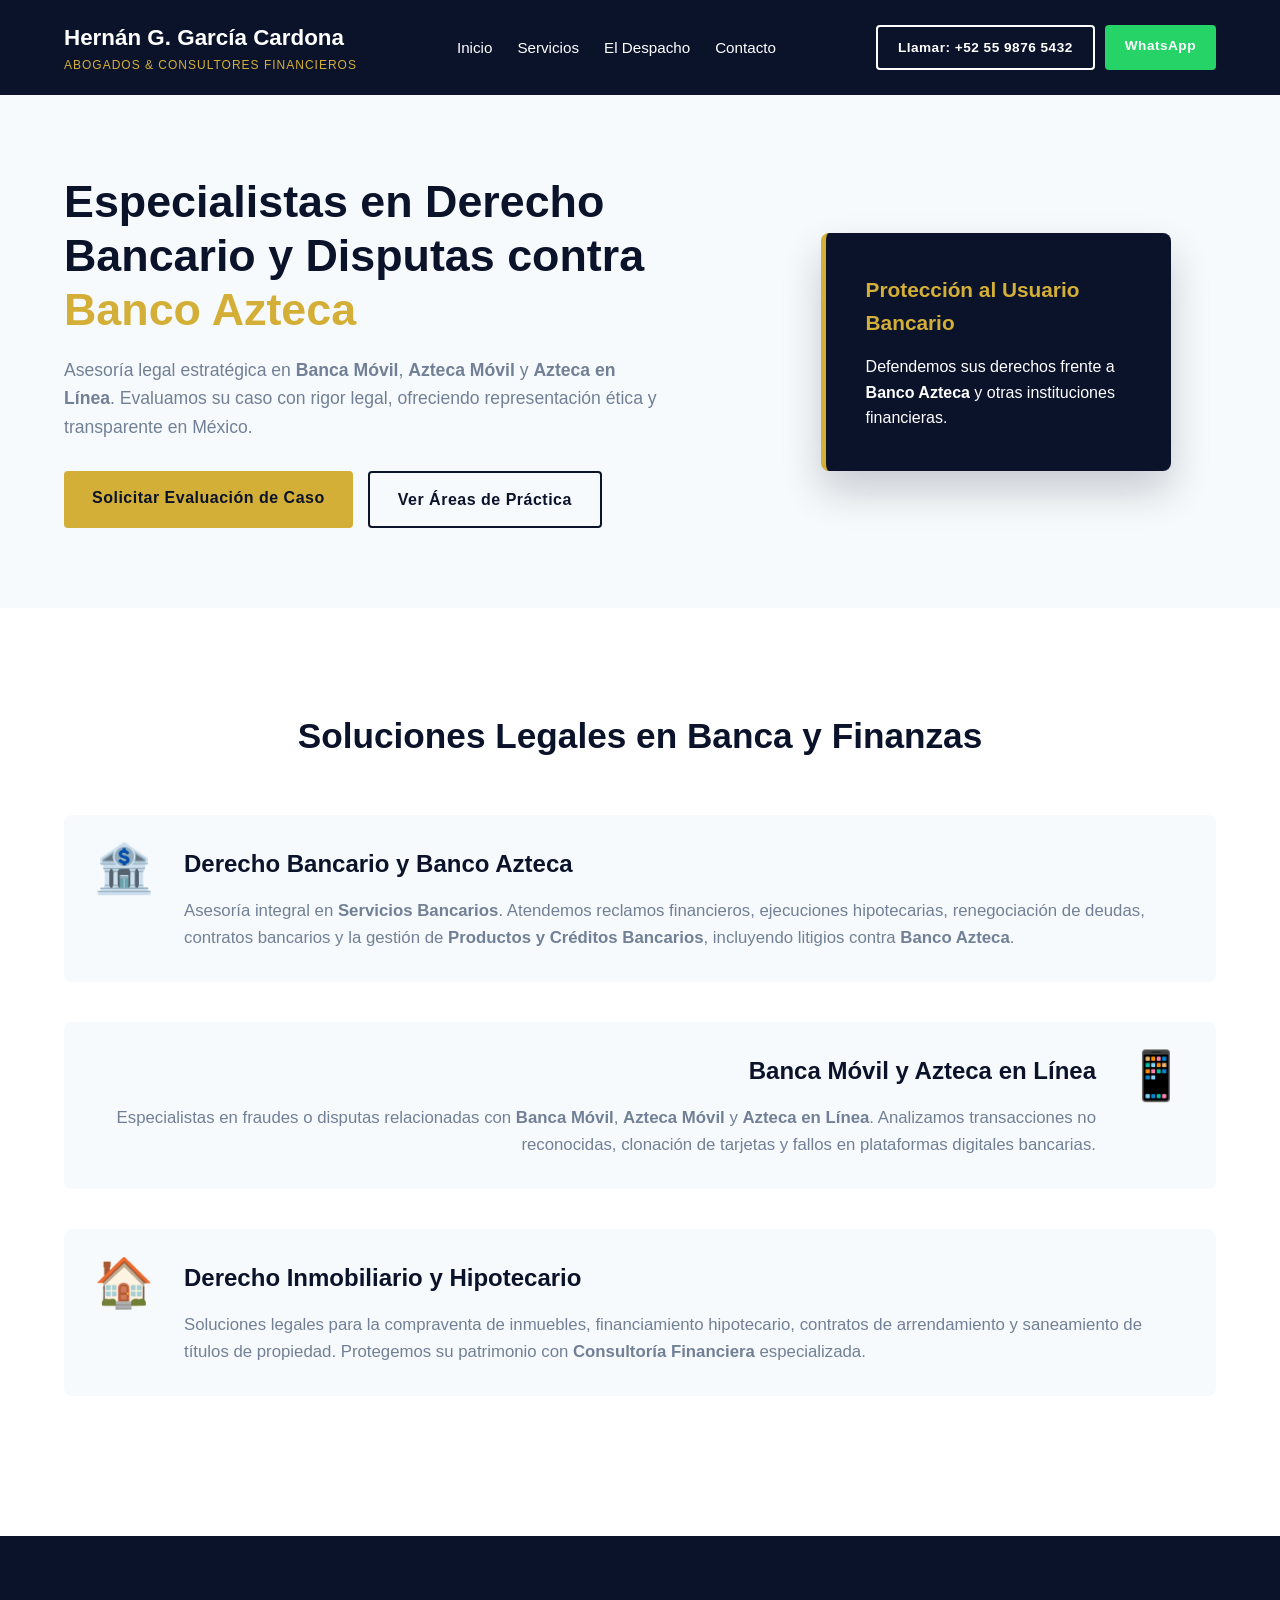
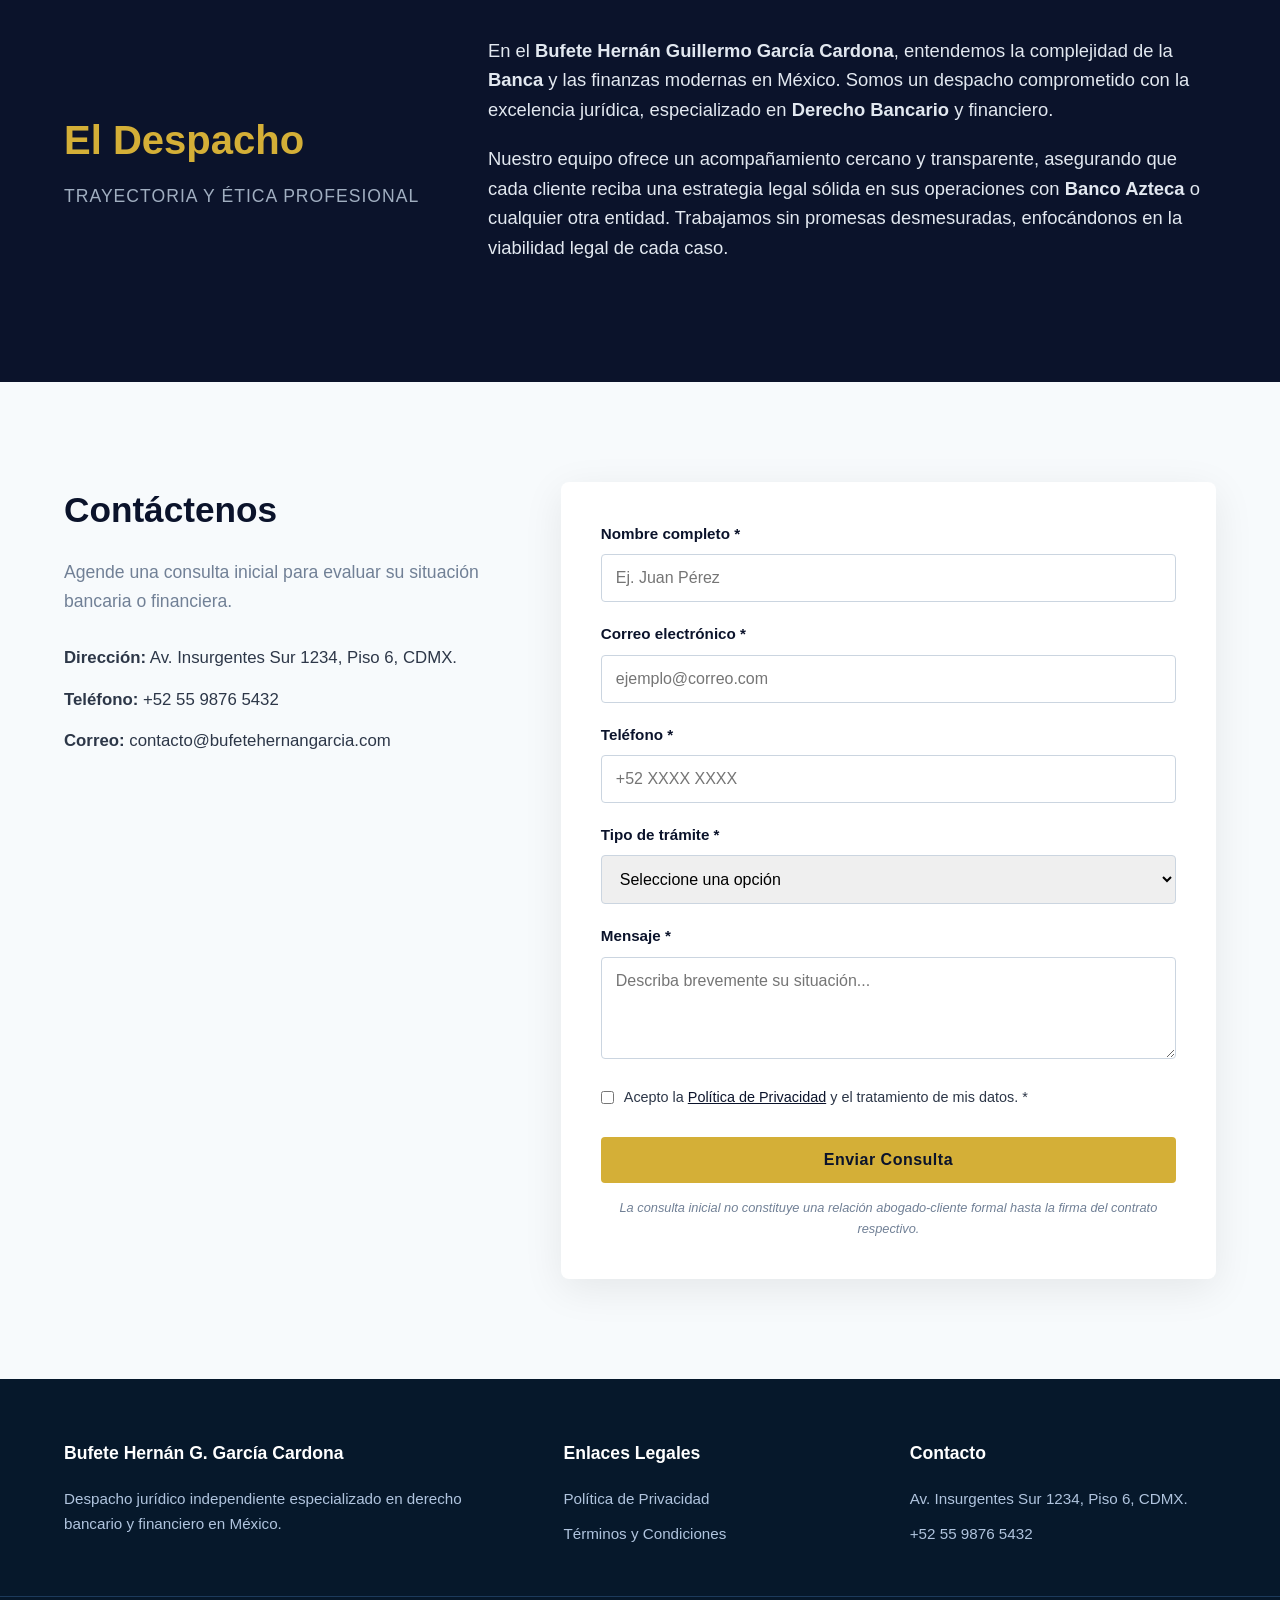
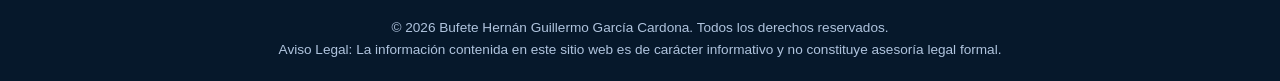
<file: index.html>
<!DOCTYPE html>
<html lang="es">
<head>
<!-- Google tag (gtag.js) -->
<script async src="https://www.googletagmanager.com/gtag/js?id=AW-18505918364"></script>
<script>
  window.dataLayer = window.dataLayer || [];
  function gtag(){dataLayer.push(arguments);}
  gtag('js', new Date());

  gtag('config', 'AW-18505918364');
</script>
    <meta charset="UTF-8">
    <meta name="viewport" content="width=device-width, initial-scale=1.0">
    <title>Bufete Hernán Guillermo García Cardona | Abogados Especialistas en Banco Azteca y Banca Móvil en México</title>
    <meta name="description" content="Despacho legal en Ciudad de México. Expertos en Derecho Bancario, Banca Móvil, reclamos contra Banco Azteca, Azteca Móvil, Azteca en Línea, ejecuciones hipotecarias y créditos. Asesoría ética y transparente.">
    <meta name="keywords" content="Hernán Guillermo García Cardona, Banco Azteca, Banca Móvil, Azteca Móvil, Azteca en Línea, Banca, Servicios Bancarios, Derecho Bancario, Consultoría Financiera, Créditos Hipotecarios, Protección al Usuario Bancario México">
    <link rel="canonical" href="https://www.bufetehernangarcia.com/">
    <link rel="stylesheet" href="css/styles.css">
    
    <!-- Datos Estructurados JSON-LD: FinancialService y LegalService (Crítico para el escáner de Google Ads) -->
    <script type="application/ld+json">
    {
      "@context": "https://schema.org",
      "@graph": [
        {
          "@type": "FinancialService",
          "@id": "https://www.bufetehernangarcia.com/#financialservice",
          "name": "Bufete Hernán Guillermo García Cardona - Consultoría Financiera",
          "description": "Asesoría especializada en Banca Móvil, Servicios Bancarios, reclamos contra Banco Azteca, Azteca Móvil, Azteca en Línea y créditos en México.",
          "keywords": "Banca Móvil, Banco Azteca, Azteca Móvil, Azteca en Línea, Banca, Servicios Bancarios",
          "address": {
            "@type": "PostalAddress",
            "streetAddress": "Av. Insurgentes Sur 1234, Piso 6",
            "addressLocality": "Ciudad de México",
            "addressRegion": "CDMX",
            "postalCode": "03100",
            "addressCountry": "MX"
          },
          "telephone": "+52 55 9876 5432",
          "email": "contacto@bufetehernangarcia.com",
          "openingHoursSpecification": {
            "@type": "OpeningHoursSpecification",
            "dayOfWeek": ["Monday", "Tuesday", "Wednesday", "Thursday", "Friday"],
            "opens": "09:00",
            "closes": "18:00"
          }
        },
        {
          "@type": "LegalService",
          "@id": "https://www.bufetehernangarcia.com/#legalservice",
          "name": "Bufete Hernán Guillermo García Cardona",
          "description": "Despacho de abogados especializado en Derecho Bancario y Financiero en México.",
          "image": "https://www.bufetehernangarcia.com/images/banner.jpg",
          "url": "https://www.bufetehernangarcia.com/",
          "priceRange": "$$"
        }
      ]
    }
    </script>
</head>
<body>

    <!-- Header / Navegación (Interfaz limpia y minimalista) -->
    <header class="main-header">
        <div class="container header-container">
            <div class="logo">
                <h1>Hernán G. García Cardona</h1>
                <span class="tagline">Abogados & Consultores Financieros</span>
            </div>
            <nav class="main-nav">
                <ul>
                    <li><a href="#inicio">Inicio</a></li>
                    <li><a href="#servicios">Servicios</a></li>
                    <li><a href="#nosotros">El Despacho</a></li>
                    <li><a href="#contacto">Contacto</a></li>
                </ul>
            </nav>
            <div class="header-cta">
                <a href="tel:+525598765432" class="btn btn-outline">Llamar: +52 55 9876 5432</a>
                <a href="https://wa.me/5215598765432" class="btn btn-whatsapp" target="_blank" rel="noopener">WhatsApp</a>
            </div>
        </div>
    </header>

    <!-- Hero Section (Nuevo diseño asimétrico de dos columnas) -->
    <section id="inicio" class="hero">
        <div class="container hero-container">
            <div class="hero-text">
                <h1>Especialistas en Derecho Bancario y Disputas contra <span class="highlight">Banco Azteca</span></h1>
                <p>Asesoría legal estratégica en <strong>Banca Móvil</strong>, <strong>Azteca Móvil</strong> y <strong>Azteca en Línea</strong>. Evaluamos su caso con rigor legal, ofreciendo representación ética y transparente en México.</p>
                <div class="hero-buttons">
                    <a href="#contacto" class="btn btn-primary">Solicitar Evaluación de Caso</a>
                    <a href="#servicios" class="btn btn-secondary">Ver Áreas de Práctica</a>
                </div>
            </div>
            <div class="hero-graphic">
                <div class="graphic-box">
                    <h3>Protección al Usuario Bancario</h3>
                    <p>Defendemos sus derechos frente a <strong>Banco Azteca</strong> y otras instituciones financieras.</p>
                </div>
            </div>
        </div>
    </section>

    <!-- Áreas de Práctica (Nuevo diseño de filas alternadas) -->
    <section id="servicios" class="services">
        <div class="container">
            <h2 class="section-title">Soluciones Legales en Banca y Finanzas</h2>
            
            <div class="service-row">
                <div class="service-icon">🏦</div>
                <div class="service-content">
                    <h3>Derecho Bancario y Banco Azteca</h3>
                    <p>Asesoría integral en <strong>Servicios Bancarios</strong>. Atendemos reclamos financieros, ejecuciones hipotecarias, renegociación de deudas, contratos bancarios y la gestión de <strong>Productos y Créditos Bancarios</strong>, incluyendo litigios contra <strong>Banco Azteca</strong>.</p>
                </div>
            </div>

            <div class="service-row reverse">
                <div class="service-icon">📱</div>
                <div class="service-content">
                    <h3>Banca Móvil y Azteca en Línea</h3>
                    <p>Especialistas en fraudes o disputas relacionadas con <strong>Banca Móvil</strong>, <strong>Azteca Móvil</strong> y <strong>Azteca en Línea</strong>. Analizamos transacciones no reconocidas, clonación de tarjetas y fallos en plataformas digitales bancarias.</p>
                </div>
            </div>

            <div class="service-row">
                <div class="service-icon">🏠</div>
                <div class="service-content">
                    <h3>Derecho Inmobiliario y Hipotecario</h3>
                    <p>Soluciones legales para la compraventa de inmuebles, financiamiento hipotecario, contratos de arrendamiento y saneamiento de títulos de propiedad. Protegemos su patrimonio con <strong>Consultoría Financiera</strong> especializada.</p>
                </div>
            </div>
        </div>
    </section>

    <!-- Sobre Nosotros (Diseño con barra lateral) -->
    <section id="nosotros" class="about">
        <div class="container about-container">
            <div class="about-sidebar">
                <h2>El Despacho</h2>
                <p>Trayectoria y Ética Profesional</p>
            </div>
            <div class="about-text">
                <p>En el <strong>Bufete Hernán Guillermo García Cardona</strong>, entendemos la complejidad de la <strong>Banca</strong> y las finanzas modernas en México. Somos un despacho comprometido con la excelencia jurídica, especializado en <strong>Derecho Bancario</strong> y financiero.</p>
                <p>Nuestro equipo ofrece un acompañamiento cercano y transparente, asegurando que cada cliente reciba una estrategia legal sólida en sus operaciones con <strong>Banco Azteca</strong> o cualquier otra entidad. Trabajamos sin promesas desmesuradas, enfocándonos en la viabilidad legal de cada caso.</p>
            </div>
        </div>
    </section>

    <!-- Formulario de Contacto (Diseño moderno y flotante) -->
    <section id="contacto" class="contact">
        <div class="container contact-container">
            <div class="contact-info">
                <h2>Contáctenos</h2>
                <p>Agende una consulta inicial para evaluar su situación bancaria o financiera.</p>
                <div class="info-item">
                    <strong>Dirección:</strong> Av. Insurgentes Sur 1234, Piso 6, CDMX.
                </div>
                <div class="info-item">
                    <strong>Teléfono:</strong> +52 55 9876 5432
                </div>
                <div class="info-item">
                    <strong>Correo:</strong> contacto@bufetehernangarcia.com
                </div>
            </div>
            
            <div class="contact-form-wrapper">
                <!-- Nota: Reemplaza el '#' en action por tu URL de Formspree -->
                <form action="#" method="POST" class="contact-form">
                    <div class="form-group">
                        <label for="nombre">Nombre completo *</label>
                        <input type="text" id="nombre" name="nombre" required placeholder="Ej. Juan Pérez">
                    </div>
                    <div class="form-group">
                        <label for="email">Correo electrónico *</label>
                        <input type="email" id="email" name="email" required placeholder="ejemplo@correo.com">
                    </div>
                    <div class="form-group">
                        <label for="telefono">Teléfono *</label>
                        <input type="tel" id="telefono" name="telefono" required placeholder="+52 XXXX XXXX">
                    </div>
                    <div class="form-group">
                        <label for="tipo_tramite">Tipo de trámite *</label>
                        <select id="tipo_tramite" name="tipo_tramite" required>
                            <option value="">Seleccione una opción</option>
                            <option value="banco_azteca">Disputas con Banco Azteca</option>
                            <option value="banca_movil">Reclamos por Banca Móvil / Azteca en Línea</option>
                            <option value="derecho_bancario">Derecho Bancario y Ejecuciones Hipotecarias</option>
                            <option value="creditos_hipotecarios">Créditos Hipotecarios y Vivienda</option>
                        </select>
                    </div>
                    <div class="form-group">
                        <label for="mensaje">Mensaje *</label>
                        <textarea id="mensaje" name="mensaje" rows="4" required placeholder="Describa brevemente su situación..."></textarea>
                    </div>
                    
                    <!-- Checkbox Obligatorio de Privacidad (Anti-Suspensión Google Ads) -->
                    <div class="form-group checkbox-group">
                        <input type="checkbox" id="privacidad" name="privacidad" required>
                        <label for="privacidad">Acepto la <a href="privacidad.html" target="_blank">Política de Privacidad</a> y el tratamiento de mis datos. *</label>
                    </div>

                    <button type="submit" class="btn btn-primary btn-block">Enviar Consulta</button>
                    
                    <!-- Leyenda Aclaratoria Legal Exigida -->
                    <p class="legal-disclaimer">La consulta inicial no constituye una relación abogado-cliente formal hasta la firma del contrato respectivo.</p>
                </form>
            </div>
        </div>
    </section>

    <!-- Footer (Diseño de 3 columnas) -->
    <footer class="main-footer">
        <div class="container footer-container">
            <div class="footer-col">
                <h3>Bufete Hernán G. García Cardona</h3>
                <p>Despacho jurídico independiente especializado en derecho bancario y financiero en México.</p>
            </div>
            <div class="footer-col">
                <h3>Enlaces Legales</h3>
                <ul>
                    <li><a href="privacidad.html">Política de Privacidad</a></li>
                    <li><a href="terminos.html">Términos y Condiciones</a></li>
                </ul>
            </div>
            <div class="footer-col">
                <h3>Contacto</h3>
                <p>Av. Insurgentes Sur 1234, Piso 6, CDMX.</p>
                <p>+52 55 9876 5432</p>
            </div>
        </div>
        <div class="footer-bottom">
            <p>&copy; 2026 Bufete Hernán Guillermo García Cardona. Todos los derechos reservados.</p>
            <p>Aviso Legal: La información contenida en este sitio web es de carácter informativo y no constituye asesoría legal formal.</p>
        </div>
    </footer>

</body>
</html>
</file>
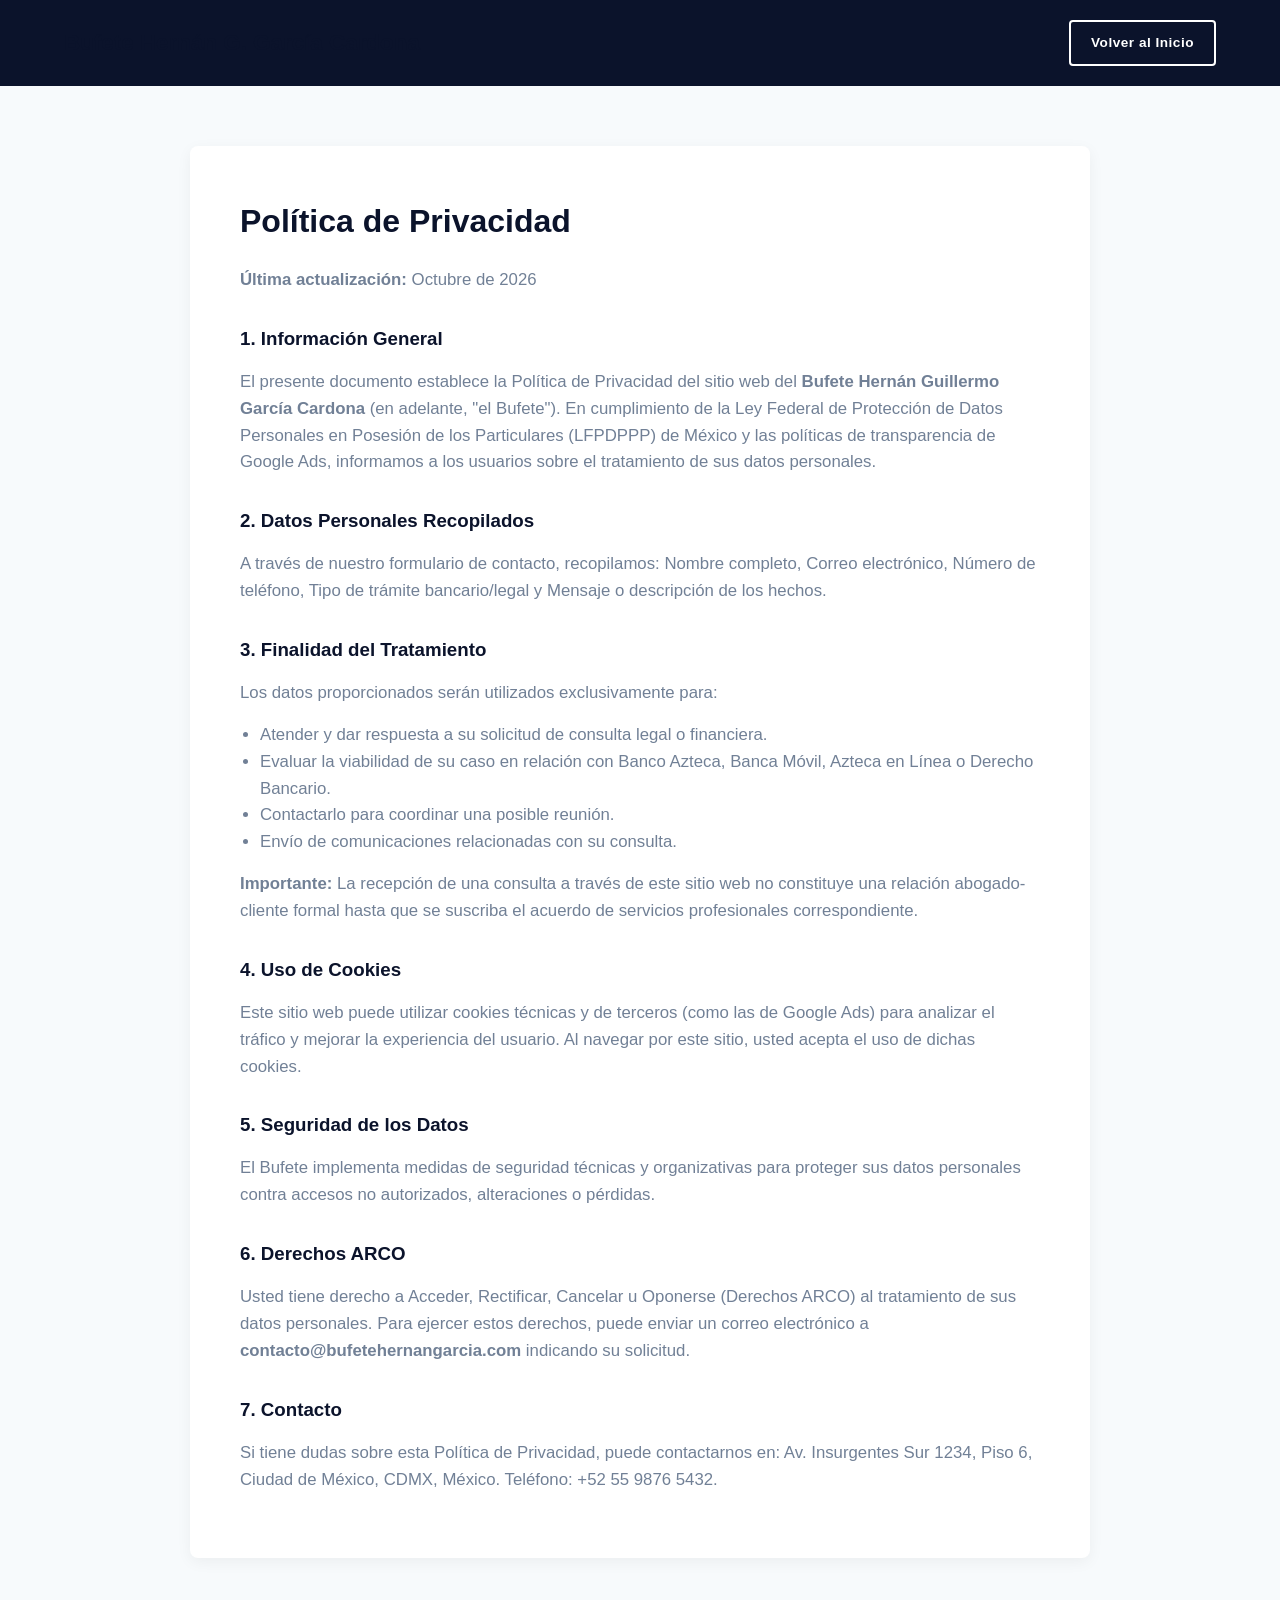
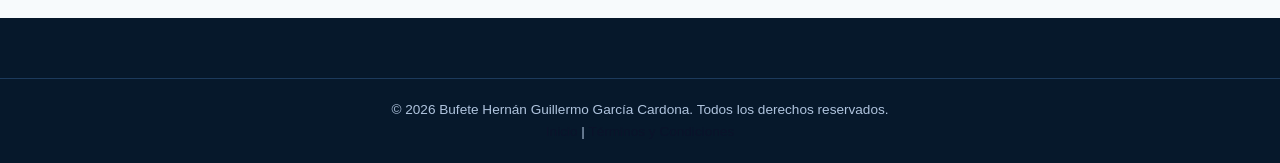
<file: privacidad.html>
<!DOCTYPE html>
<html lang="es">
<head>
    <meta charset="UTF-8">
    <meta name="viewport" content="width=device-width, initial-scale=1.0">
    <title>Política de Privacidad | Bufete Hernán Guillermo García Cardona</title>
    <meta name="description" content="Política de Privacidad y tratamiento de datos personales del Bufete Hernán Guillermo García Cardona. Servicios legales y financieros en México.">
    <meta name="robots" content="noindex, follow">
    <link rel="stylesheet" href="css/styles.css">
</head>
<body>

    <header class="main-header">
        <div class="container header-container">
            <div class="logo">
                <h1><a href="index.html">Bufete Hernán G. García Cardona</a></h1>
            </div>
            <div class="header-cta">
                <a href="index.html" class="btn btn-outline">Volver al Inicio</a>
            </div>
        </div>
    </header>

    <main class="legal-page">
        <div class="container">
            <h2>Política de Privacidad</h2>
            <p><strong>Última actualización:</strong> Octubre de 2026</p>

            <section>
                <h3>1. Información General</h3>
                <p>El presente documento establece la Política de Privacidad del sitio web del <strong>Bufete Hernán Guillermo García Cardona</strong> (en adelante, "el Bufete"). En cumplimiento de la Ley Federal de Protección de Datos Personales en Posesión de los Particulares (LFPDPPP) de México y las políticas de transparencia de Google Ads, informamos a los usuarios sobre el tratamiento de sus datos personales.</p>
            </section>

            <section>
                <h3>2. Datos Personales Recopilados</h3>
                <p>A través de nuestro formulario de contacto, recopilamos: Nombre completo, Correo electrónico, Número de teléfono, Tipo de trámite bancario/legal y Mensaje o descripción de los hechos.</p>
            </section>

            <section>
                <h3>3. Finalidad del Tratamiento</h3>
                <p>Los datos proporcionados serán utilizados exclusivamente para:</p>
                <ul>
                    <li>Atender y dar respuesta a su solicitud de consulta legal o financiera.</li>
                    <li>Evaluar la viabilidad de su caso en relación con Banco Azteca, Banca Móvil, Azteca en Línea o Derecho Bancario.</li>
                    <li>Contactarlo para coordinar una posible reunión.</li>
                    <li>Envío de comunicaciones relacionadas con su consulta.</li>
                </ul>
                <p><strong>Importante:</strong> La recepción de una consulta a través de este sitio web no constituye una relación abogado-cliente formal hasta que se suscriba el acuerdo de servicios profesionales correspondiente.</p>
            </section>

            <section>
                <h3>4. Uso de Cookies</h3>
                <p>Este sitio web puede utilizar cookies técnicas y de terceros (como las de Google Ads) para analizar el tráfico y mejorar la experiencia del usuario. Al navegar por este sitio, usted acepta el uso de dichas cookies.</p>
            </section>

            <section>
                <h3>5. Seguridad de los Datos</h3>
                <p>El Bufete implementa medidas de seguridad técnicas y organizativas para proteger sus datos personales contra accesos no autorizados, alteraciones o pérdidas.</p>
            </section>

            <section>
                <h3>6. Derechos ARCO</h3>
                <p>Usted tiene derecho a Acceder, Rectificar, Cancelar u Oponerse (Derechos ARCO) al tratamiento de sus datos personales. Para ejercer estos derechos, puede enviar un correo electrónico a <strong>contacto@bufetehernangarcia.com</strong> indicando su solicitud.</p>
            </section>

            <section>
                <h3>7. Contacto</h3>
                <p>Si tiene dudas sobre esta Política de Privacidad, puede contactarnos en: Av. Insurgentes Sur 1234, Piso 6, Ciudad de México, CDMX, México. Teléfono: +52 55 9876 5432.</p>
            </section>
        </div>
    </main>

    <footer class="main-footer">
        <div class="footer-bottom">
            <p>&copy; 2026 Bufete Hernán Guillermo García Cardona. Todos los derechos reservados.</p>
            <p><a href="index.html">Inicio</a> | <a href="terminos.html">Términos y Condiciones</a></p>
        </div>
    </footer>

</body>
</html>
</file>
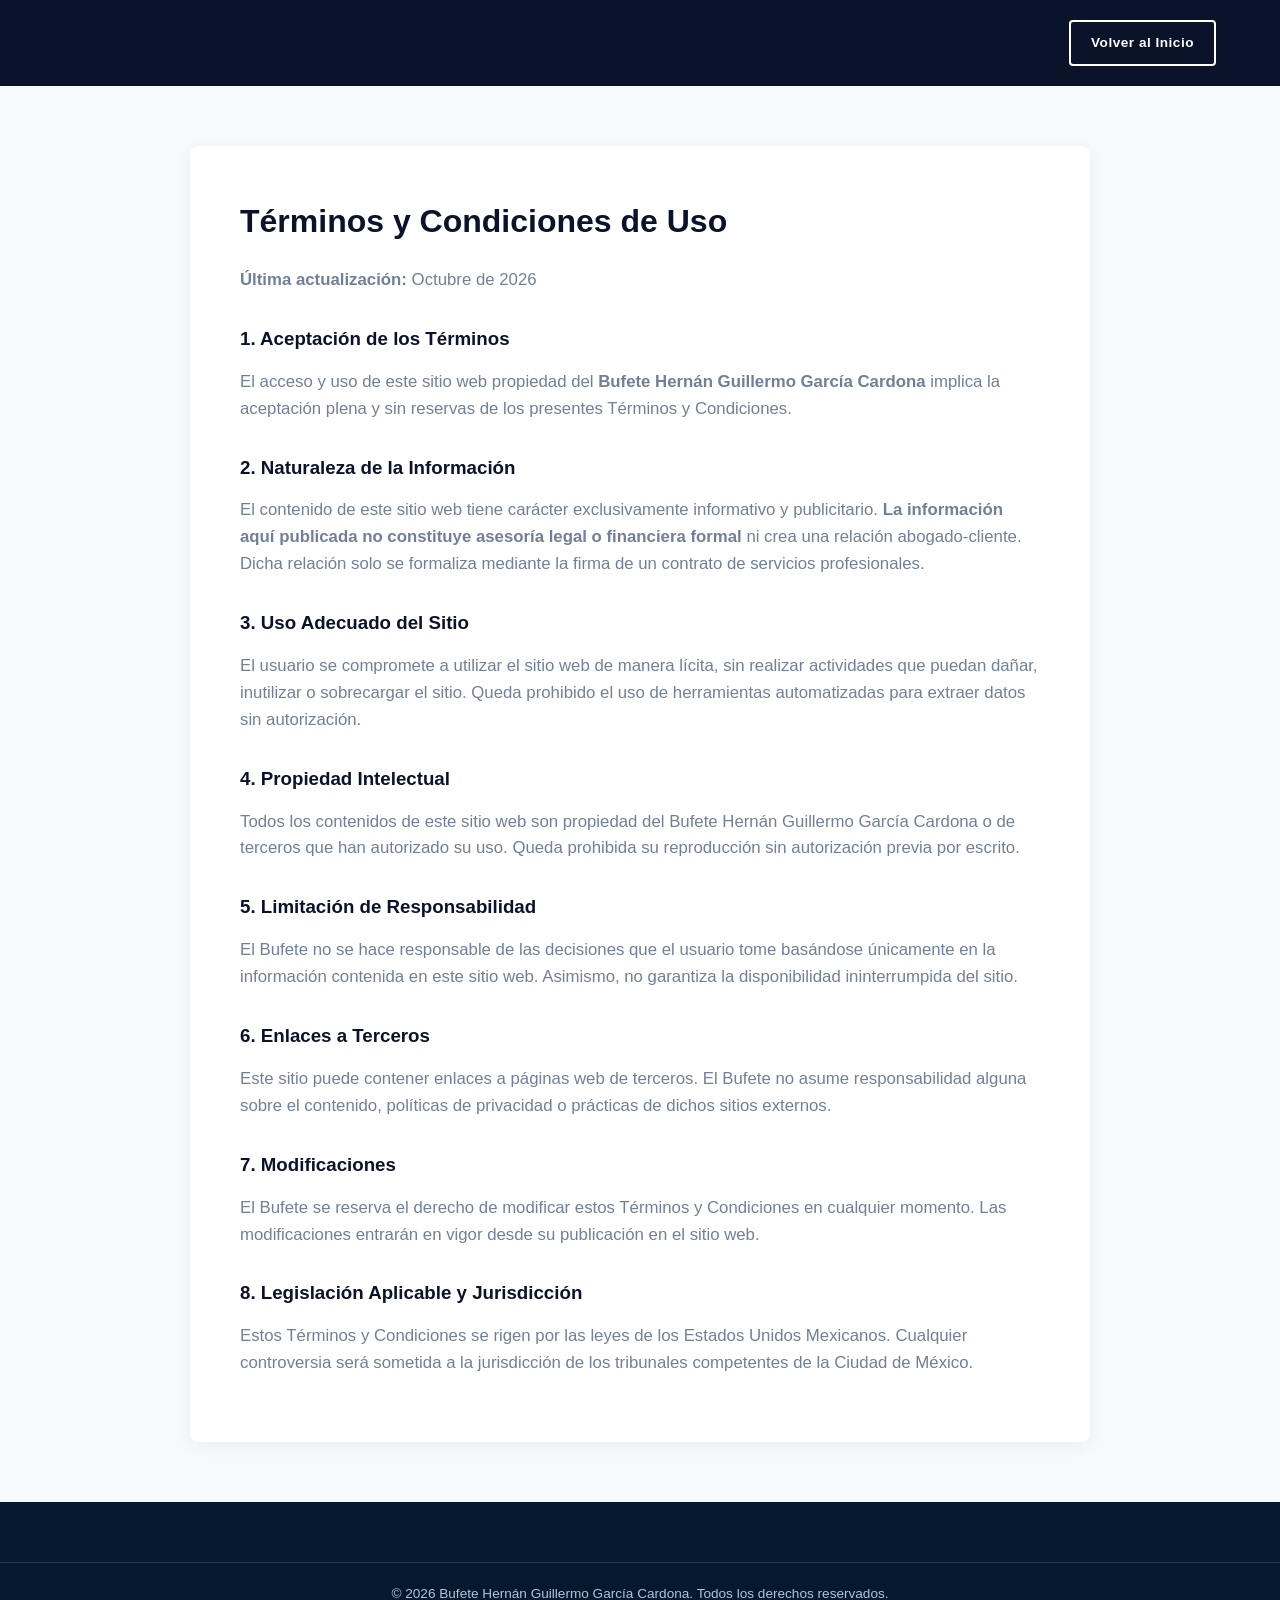
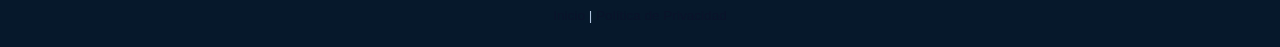
<file: terminos.html>
<!DOCTYPE html>
<html lang="es">
<head>
    <meta charset="UTF-8">
    <meta name="viewport" content="width=device-width, initial-scale=1.0">
    <title>Términos y Condiciones | Bufete Hernán Guillermo García Cardona</title>
    <meta name="description" content="Términos y Condiciones de uso del sitio web del Bufete Hernán Guillermo García Cardona. Servicios legales y financieros en México.">
    <meta name="robots" content="noindex, follow">
    <link rel="stylesheet" href="css/styles.css">
</head>
<body>

    <header class="main-header">
        <div class="container header-container">
            <div class="logo">
                <h1><a href="index.html">Bufete Hernán G. García Cardona</a></h1>
            </div>
            <div class="header-cta">
                <a href="index.html" class="btn btn-outline">Volver al Inicio</a>
            </div>
        </div>
    </header>

    <main class="legal-page">
        <div class="container">
            <h2>Términos y Condiciones de Uso</h2>
            <p><strong>Última actualización:</strong> Octubre de 2026</p>

            <section>
                <h3>1. Aceptación de los Términos</h3>
                <p>El acceso y uso de este sitio web propiedad del <strong>Bufete Hernán Guillermo García Cardona</strong> implica la aceptación plena y sin reservas de los presentes Términos y Condiciones.</p>
            </section>

            <section>
                <h3>2. Naturaleza de la Información</h3>
                <p>El contenido de este sitio web tiene carácter exclusivamente informativo y publicitario. <strong>La información aquí publicada no constituye asesoría legal o financiera formal</strong> ni crea una relación abogado-cliente. Dicha relación solo se formaliza mediante la firma de un contrato de servicios profesionales.</p>
            </section>

            <section>
                <h3>3. Uso Adecuado del Sitio</h3>
                <p>El usuario se compromete a utilizar el sitio web de manera lícita, sin realizar actividades que puedan dañar, inutilizar o sobrecargar el sitio. Queda prohibido el uso de herramientas automatizadas para extraer datos sin autorización.</p>
            </section>

            <section>
                <h3>4. Propiedad Intelectual</h3>
                <p>Todos los contenidos de este sitio web son propiedad del Bufete Hernán Guillermo García Cardona o de terceros que han autorizado su uso. Queda prohibida su reproducción sin autorización previa por escrito.</p>
            </section>

            <section>
                <h3>5. Limitación de Responsabilidad</h3>
                <p>El Bufete no se hace responsable de las decisiones que el usuario tome basándose únicamente en la información contenida en este sitio web. Asimismo, no garantiza la disponibilidad ininterrumpida del sitio.</p>
            </section>

            <section>
                <h3>6. Enlaces a Terceros</h3>
                <p>Este sitio puede contener enlaces a páginas web de terceros. El Bufete no asume responsabilidad alguna sobre el contenido, políticas de privacidad o prácticas de dichos sitios externos.</p>
            </section>

            <section>
                <h3>7. Modificaciones</h3>
                <p>El Bufete se reserva el derecho de modificar estos Términos y Condiciones en cualquier momento. Las modificaciones entrarán en vigor desde su publicación en el sitio web.</p>
            </section>

            <section>
                <h3>8. Legislación Aplicable y Jurisdicción</h3>
                <p>Estos Términos y Condiciones se rigen por las leyes de los Estados Unidos Mexicanos. Cualquier controversia será sometida a la jurisdicción de los tribunales competentes de la Ciudad de México.</p>
            </section>
        </div>
    </main>

    <footer class="main-footer">
        <div class="footer-bottom">
            <p>&copy; 2026 Bufete Hernán Guillermo García Cardona. Todos los derechos reservados.</p>
            <p><a href="index.html">Inicio</a> | <a href="privacidad.html">Política de Privacidad</a></p>
        </div>
    </footer>

</body>
</html>
</file>
<file: css/styles.css>
/* ==========================================================================
   VARIABLES Y RESET
   ========================================================================== */
:root {
    --primary-navy: #0B132B;      /* Azul Marino Profundo */
    --secondary-charcoal: #1C2541; /* Carbón para contrastes */
    --accent-gold: #D4AF37;        /* Dorado Elegante */
    --text-dark: #2D3748;
    --text-light: #718096;
    --bg-offwhite: #F7FAFC;
    --white: #FFFFFF;
    --font-main: 'Montserrat', 'Segoe UI', sans-serif;
    --transition: all 0.3s ease;
}

* {
    margin: 0;
    padding: 0;
    box-sizing: border-box;
}

body {
    font-family: var(--font-main);
    color: var(--text-dark);
    line-height: 1.6;
    background-color: var(--white);
}

a {
    text-decoration: none;
    color: var(--primary-navy);
    transition: var(--transition);
}

a:hover {
    color: var(--accent-gold);
}

ul {
    list-style: none;
}

.container {
    width: 90%;
    max-width: 1200px;
    margin: 0 auto;
}

/* ==========================================================================
   COMPONENTES REUTILIZABLES
   ========================================================================== */
.btn {
    display: inline-block;
    padding: 14px 28px;
    border-radius: 4px;
    font-weight: 600;
    text-align: center;
    cursor: pointer;
    transition: var(--transition);
    border: none;
    font-size: 1rem;
    letter-spacing: 0.5px;
}

.btn-primary {
    background-color: var(--accent-gold);
    color: var(--primary-navy);
}

.btn-primary:hover {
    background-color: #b8962e;
    color: var(--white);
}

.btn-secondary {
    background-color: transparent;
    border: 2px solid var(--primary-navy);
    color: var(--primary-navy);
}

.btn-secondary:hover {
    background-color: var(--primary-navy);
    color: var(--white);
}

.btn-outline {
    background-color: transparent;
    border: 2px solid var(--white);
    color: var(--white);
}

.btn-outline:hover {
    background-color: var(--white);
    color: var(--primary-navy);
}

.btn-whatsapp {
    background-color: #25D366;
    color: var(--white);
}

.btn-whatsapp:hover {
    background-color: #1ebe57;
}

.btn-block {
    width: 100%;
    display: block;
}

.section-title {
    text-align: center;
    font-size: 2.2rem;
    color: var(--primary-navy);
    margin-bottom: 50px;
    font-weight: 700;
}

/* ==========================================================================
   HEADER (Diseño minimalista)
   ========================================================================== */
.main-header {
    background-color: var(--primary-navy);
    color: var(--white);
    padding: 20px 0;
    position: sticky;
    top: 0;
    z-index: 1000;
}

.header-container {
    display: flex;
    justify-content: space-between;
    align-items: center;
    flex-wrap: wrap;
    gap: 15px;
}

.logo h1 {
    font-size: 1.4rem;
    margin: 0;
    color: var(--white);
    font-weight: 700;
}

.logo .tagline {
    font-size: 0.75rem;
    color: var(--accent-gold);
    display: block;
    text-transform: uppercase;
    letter-spacing: 1px;
}

.main-nav ul {
    display: flex;
    gap: 25px;
}

.main-nav a {
    color: var(--white);
    font-weight: 500;
    font-size: 0.95rem;
}

.main-nav a:hover {
    color: var(--accent-gold);
}

.header-cta {
    display: flex;
    gap: 10px;
}

.header-cta .btn {
    padding: 10px 20px;
    font-size: 0.85rem;
}

/* ==========================================================================
   HERO SECTION (Diseño asimétrico de 2 columnas)
   ========================================================================== */
.hero {
    background-color: var(--bg-offwhite);
    padding: 80px 0;
    overflow: hidden;
}

.hero-container {
    display: grid;
    grid-template-columns: 1.2fr 0.8fr;
    gap: 50px;
    align-items: center;
}

.hero-text h1 {
    font-size: 2.8rem;
    color: var(--primary-navy);
    line-height: 1.2;
    margin-bottom: 20px;
}

.hero-text h1 .highlight {
    color: var(--accent-gold);
}

.hero-text p {
    font-size: 1.1rem;
    color: var(--text-light);
    margin-bottom: 30px;
    max-width: 600px;
}

.hero-buttons {
    display: flex;
    gap: 15px;
}

.hero-graphic {
    display: flex;
    justify-content: center;
}

.graphic-box {
    background-color: var(--primary-navy);
    color: var(--white);
    padding: 40px;
    border-radius: 8px;
    box-shadow: 0 20px 40px rgba(11, 19, 43, 0.2);
    border-left: 5px solid var(--accent-gold);
    max-width: 350px;
}

.graphic-box h3 {
    color: var(--accent-gold);
    margin-bottom: 15px;
    font-size: 1.3rem;
}

/* ==========================================================================
   SERVICIOS (Diseño de filas alternadas)
   ========================================================================== */
.services {
    padding: 100px 0;
    background-color: var(--white);
}

.service-row {
    display: flex;
    align-items: flex-start;
    gap: 30px;
    margin-bottom: 40px;
    padding: 30px;
    background-color: var(--bg-offwhite);
    border-radius: 8px;
    transition: var(--transition);
}

.service-row:hover {
    box-shadow: 0 10px 30px rgba(0,0,0,0.05);
    transform: translateY(-3px);
}

.service-row.reverse {
    flex-direction: row-reverse;
    text-align: right;
}

.service-icon {
    font-size: 3rem;
    line-height: 1;
}

.service-content h3 {
    color: var(--primary-navy);
    font-size: 1.5rem;
    margin-bottom: 15px;
}

.service-content p {
    color: var(--text-light);
    font-size: 1.05rem;
}

/* ==========================================================================
   SOBRE NOSOTROS (Diseño con barra lateral)
   ========================================================================== */
.about {
    padding: 100px 0;
    background-color: var(--primary-navy);
    color: var(--white);
}

.about-container {
    display: grid;
    grid-template-columns: 1fr 2fr;
    gap: 60px;
    align-items: center;
}

.about-sidebar h2 {
    font-size: 2.5rem;
    color: var(--accent-gold);
    margin-bottom: 10px;
}

.about-sidebar p {
    font-size: 1.1rem;
    color: #a0aec0;
    text-transform: uppercase;
    letter-spacing: 1px;
}

.about-text p {
    font-size: 1.15rem;
    margin-bottom: 20px;
    color: #e2e8f0;
}

/* ==========================================================================
   CONTACTO (Diseño moderno de 2 columnas)
   ========================================================================== */
.contact {
    padding: 100px 0;
    background-color: var(--bg-offwhite);
}

.contact-container {
    display: grid;
    grid-template-columns: 1fr 1.5fr;
    gap: 60px;
}

.contact-info h2 {
    font-size: 2.2rem;
    color: var(--primary-navy);
    margin-bottom: 20px;
}

.contact-info p {
    color: var(--text-light);
    margin-bottom: 30px;
    font-size: 1.1rem;
}

.info-item {
    margin-bottom: 15px;
    font-size: 1.05rem;
}

.contact-form-wrapper {
    background-color: var(--white);
    padding: 40px;
    border-radius: 8px;
    box-shadow: 0 10px 40px rgba(0,0,0,0.08);
}

.form-group {
    margin-bottom: 20px;
}

.form-group label {
    display: block;
    margin-bottom: 8px;
    font-weight: 600;
    color: var(--primary-navy);
    font-size: 0.95rem;
}

.form-group input,
.form-group select,
.form-group textarea {
    width: 100%;
    padding: 14px;
    border: 1px solid #cbd5e0;
    border-radius: 4px;
    font-family: inherit;
    font-size: 1rem;
    transition: var(--transition);
}

.form-group input:focus,
.form-group select:focus,
.form-group textarea:focus {
    outline: none;
    border-color: var(--accent-gold);
    box-shadow: 0 0 0 3px rgba(212, 175, 55, 0.2);
}

.checkbox-group {
    display: flex;
    align-items: flex-start;
    gap: 10px;
}

.checkbox-group input {
    width: auto;
    margin-top: 5px;
}

.checkbox-group label {
    font-weight: normal;
    font-size: 0.9rem;
    color: var(--text-dark);
}

.checkbox-group a {
    color: var(--primary-navy);
    text-decoration: underline;
}

.legal-disclaimer {
    font-size: 0.8rem;
    color: var(--text-light);
    margin-top: 15px;
    text-align: center;
    font-style: italic;
}

/* ==========================================================================
   FOOTER (Diseño de 3 columnas)
   ========================================================================== */
.main-footer {
    background-color: #06182b;
    color: #b0c4de;
    padding: 60px 0 20px;
    font-size: 0.95rem;
}

.footer-container {
    display: grid;
    grid-template-columns: 1.5fr 1fr 1fr;
    gap: 40px;
    margin-bottom: 40px;
}

.footer-col h3 {
    color: var(--white);
    margin-bottom: 20px;
    font-size: 1.1rem;
}

.footer-col p {
    margin-bottom: 10px;
}

.footer-col ul li {
    margin-bottom: 10px;
}

.footer-col a {
    color: #b0c4de;
}

.footer-col a:hover {
    color: var(--accent-gold);
}

.footer-bottom {
    border-top: 1px solid #1c3a5c;
    padding-top: 20px;
    text-align: center;
    font-size: 0.85rem;
}

/* ==========================================================================
   PÁGINAS LEGALES (Privacidad y Términos)
   ========================================================================== */
.legal-page {
    padding: 60px 0;
    background-color: var(--bg-offwhite);
}

.legal-page .container {
    background: var(--white);
    padding: 50px;
    border-radius: 8px;
    box-shadow: 0 4px 15px rgba(0,0,0,0.05);
    max-width: 900px;
}

.legal-page h2 {
    color: var(--primary-navy);
    margin-bottom: 20px;
    font-size: 2rem;
}

.legal-page h3 {
    color: var(--primary-navy);
    margin: 30px 0 15px;
}

.legal-page p, .legal-page ul {
    margin-bottom: 15px;
    color: var(--text-light);
    font-size: 1.05rem;
}

.legal-page ul {
    list-style: disc;
    padding-left: 20px;
}

.legal-page a {
    text-decoration: underline;
}

/* ==========================================================================
   MEDIA QUERIES (Responsive)
   ========================================================================== */
@media (max-width: 992px) {
    .hero-container, .about-container, .contact-container, .footer-container {
        grid-template-columns: 1fr;
        text-align: center;
    }

    .hero-text h1 {
        font-size: 2.2rem;
    }

    .hero-buttons {
        justify-content: center;
    }

    .service-row, .service-row.reverse {
        flex-direction: column;
        text-align: center;
        align-items: center;
    }

    .about-sidebar h2 {
        font-size: 2rem;
    }
}

@media (max-width: 768px) {
    .header-container {
        flex-direction: column;
        text-align: center;
    }

    .main-nav ul {
        flex-direction: column;
        gap: 10px;
        margin: 15px 0;
    }

    .header-cta {
        flex-direction: column;
        width: 100%;
    }

    .header-cta .btn {
        width: 100%;
    }

    .hero-buttons {
        flex-direction: column;
    }

    .contact-form-wrapper {
        padding: 20px;
    }
}
</file>
